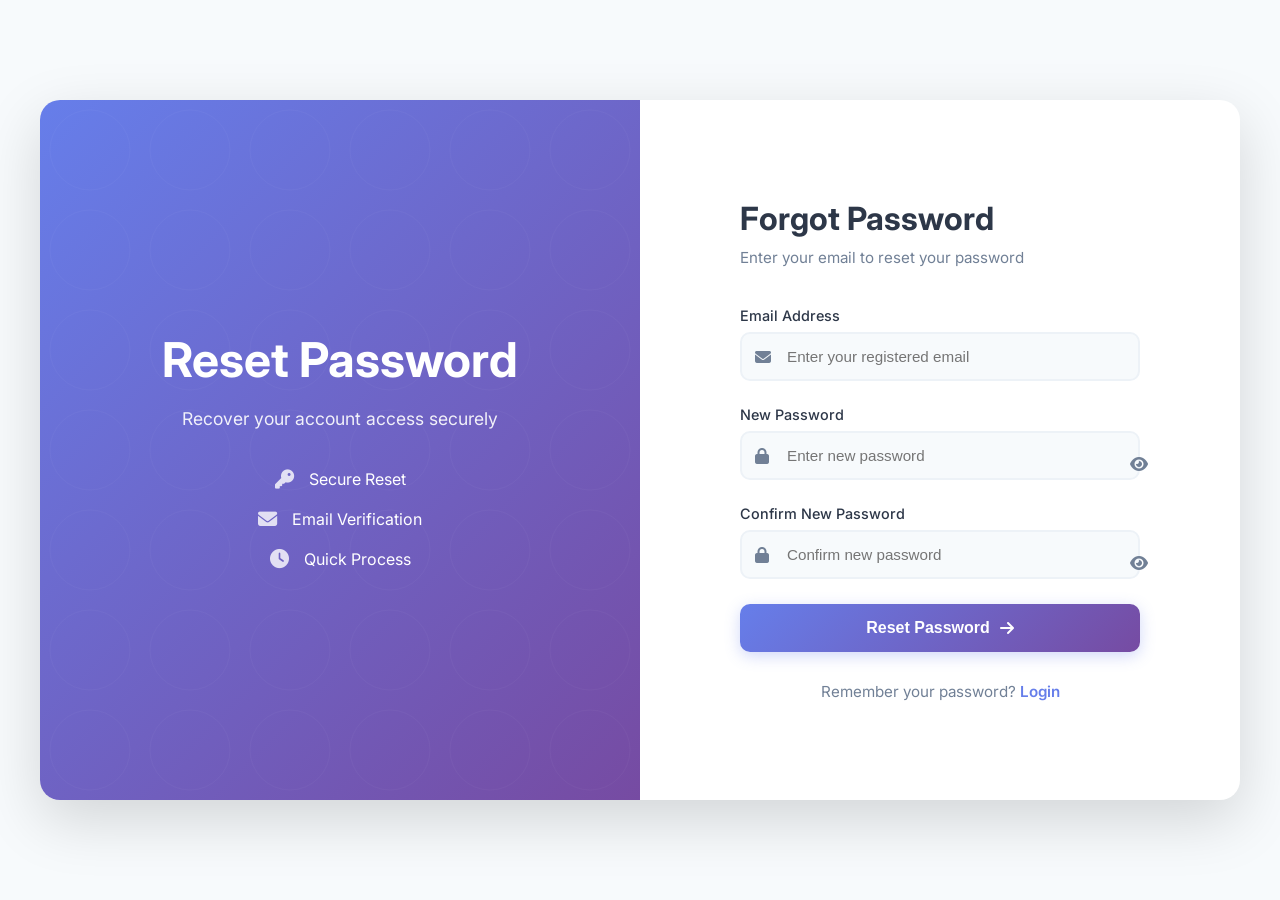
<file: professional-ui/forgot-password.html>
<!DOCTYPE html>
<html lang="en">
<head>
    <meta charset="UTF-8">
    <meta name="viewport" content="width=device-width, initial-scale=1.0">
    <title>Forgot Password - Authentication System</title>
    <link rel="stylesheet" href="styles.css">
    <link href="https://fonts.googleapis.com/css2?family=Inter:wght@300;400;500;600;700&display=swap" rel="stylesheet">
    <link rel="stylesheet" href="https://cdnjs.cloudflare.com/ajax/libs/font-awesome/6.4.0/css/all.min.css">
</head>
<body>
    <div class="container">
        <div class="left-panel">
            <div class="overlay"></div>
            <div class="content">
                <h1>Reset Password</h1>
                <p>Recover your account access securely</p>
                <div class="features">
                    <div class="feature">
                        <i class="fas fa-key"></i>
                        <span>Secure Reset</span>
                    </div>
                    <div class="feature">
                        <i class="fas fa-envelope"></i>
                        <span>Email Verification</span>
                    </div>
                    <div class="feature">
                        <i class="fas fa-clock"></i>
                        <span>Quick Process</span>
                    </div>
                </div>
            </div>
        </div>
        
        <div class="right-panel">
            <div class="form-container">
                <div class="header">
                    <h2>Forgot Password</h2>
                    <p>Enter your email to reset your password</p>
                </div>
                
                <form id="forgotPasswordForm">
                    <div class="form-group">
                        <label for="email">Email Address</label>
                        <div class="input-wrapper">
                            <i class="fas fa-envelope"></i>
                            <input type="email" id="email" placeholder="Enter your registered email" required>
                        </div>
                    </div>
                    
                    <div class="form-group">
                        <label for="newPassword">New Password</label>
                        <div class="input-wrapper">
                            <i class="fas fa-lock"></i>
                            <input type="password" id="newPassword" placeholder="Enter new password" required>
                            <button type="button" class="toggle-password" onclick="togglePassword('newPassword')">
                                <i class="fas fa-eye"></i>
                            </button>
                        </div>
                    </div>
                    
                    <div class="form-group">
                        <label for="confirmPassword">Confirm New Password</label>
                        <div class="input-wrapper">
                            <i class="fas fa-lock"></i>
                            <input type="password" id="confirmPassword" placeholder="Confirm new password" required>
                            <button type="button" class="toggle-password" onclick="togglePassword('confirmPassword')">
                                <i class="fas fa-eye"></i>
                            </button>
                        </div>
                    </div>
                    
                    <button type="submit" class="btn-primary">
                        <span>Reset Password</span>
                        <i class="fas fa-arrow-right"></i>
                    </button>
                    
                    <p class="signup-link">
                        Remember your password? <a href="login.html">Login</a>
                    </p>
                </form>
            </div>
        </div>
    </div>
    
    <script src="script.js"></script>
</body>
</html>
</file>
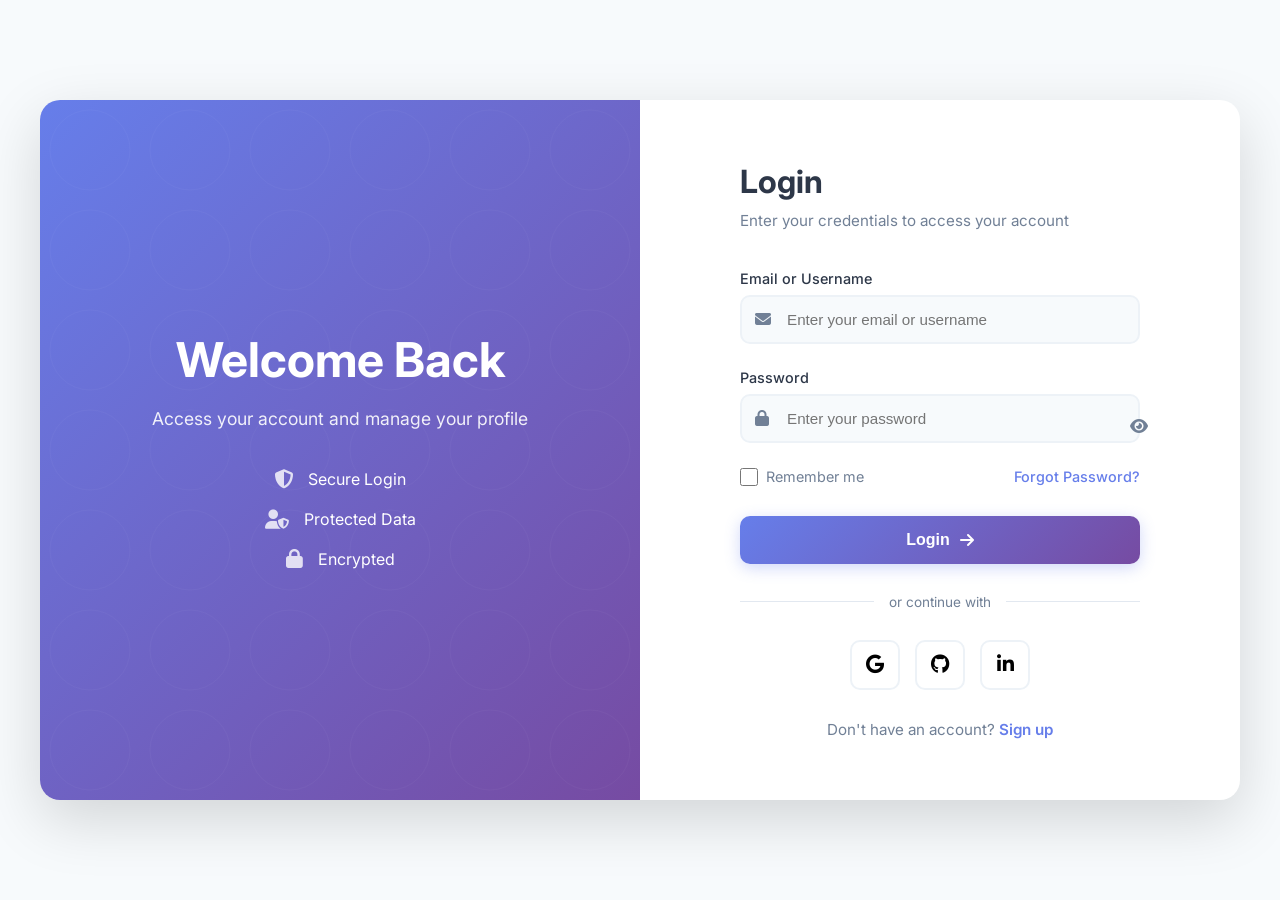
<file: professional-ui/login.html>
<!DOCTYPE html>
<html lang="en">
<head>
    <meta charset="UTF-8">
    <meta name="viewport" content="width=device-width, initial-scale=1.0">
    <title>Login - Authentication System</title>
    <link rel="stylesheet" href="styles.css">
    <link href="https://fonts.googleapis.com/css2?family=Inter:wght@300;400;500;600;700&display=swap" rel="stylesheet">
    <link rel="stylesheet" href="https://cdnjs.cloudflare.com/ajax/libs/font-awesome/6.4.0/css/all.min.css">
</head>
<body>
    <div class="container">
        <div class="left-panel">
            <div class="overlay"></div>
            <div class="content">
                <h1>Welcome Back</h1>
                <p>Access your account and manage your profile</p>
                <div class="features">
                    <div class="feature">
                        <i class="fas fa-shield-alt"></i>
                        <span>Secure Login</span>
                    </div>
                    <div class="feature">
                        <i class="fas fa-user-shield"></i>
                        <span>Protected Data</span>
                    </div>
                    <div class="feature">
                        <i class="fas fa-lock"></i>
                        <span>Encrypted</span>
                    </div>
                </div>
            </div>
        </div>
        
        <div class="right-panel">
            <div class="form-container">
                <div class="header">
                    <h2>Login</h2>
                    <p>Enter your credentials to access your account</p>
                </div>
                
                <form id="loginForm">
                    <div class="form-group">
                        <label for="email">Email or Username</label>
                        <div class="input-wrapper">
                            <i class="fas fa-envelope"></i>
                            <input type="text" id="email" placeholder="Enter your email or username" required>
                        </div>
                    </div>
                    
                    <div class="form-group">
                        <label for="password">Password</label>
                        <div class="input-wrapper">
                            <i class="fas fa-lock"></i>
                            <input type="password" id="password" placeholder="Enter your password" required>
                            <button type="button" class="toggle-password" onclick="togglePassword('password')">
                                <i class="fas fa-eye"></i>
                            </button>
                        </div>
                    </div>
                    
                    <div class="form-options">
                        <label class="remember">
                            <input type="checkbox">
                            <span>Remember me</span>
                        </label>
                        <a href="forgot-password.html" class="forgot-link">Forgot Password?</a>
                    </div>
                    
                    <button type="submit" class="btn-primary">
                        <span>Login</span>
                        <i class="fas fa-arrow-right"></i>
                    </button>
                    
                    <div class="divider">
                        <span>or continue with</span>
                    </div>
                    
                    <div class="social-login">
                        <button type="button" class="social-btn google">
                            <i class="fab fa-google"></i>
                        </button>
                        <button type="button" class="social-btn github">
                            <i class="fab fa-github"></i>
                        </button>
                        <button type="button" class="social-btn linkedin">
                            <i class="fab fa-linkedin-in"></i>
                        </button>
                    </div>
                    
                    <p class="signup-link">
                        Don't have an account? <a href="signup.html">Sign up</a>
                    </p>
                </form>
            </div>
        </div>
    </div>
    
    <script src="script.js"></script>
</body>
</html>
</file>
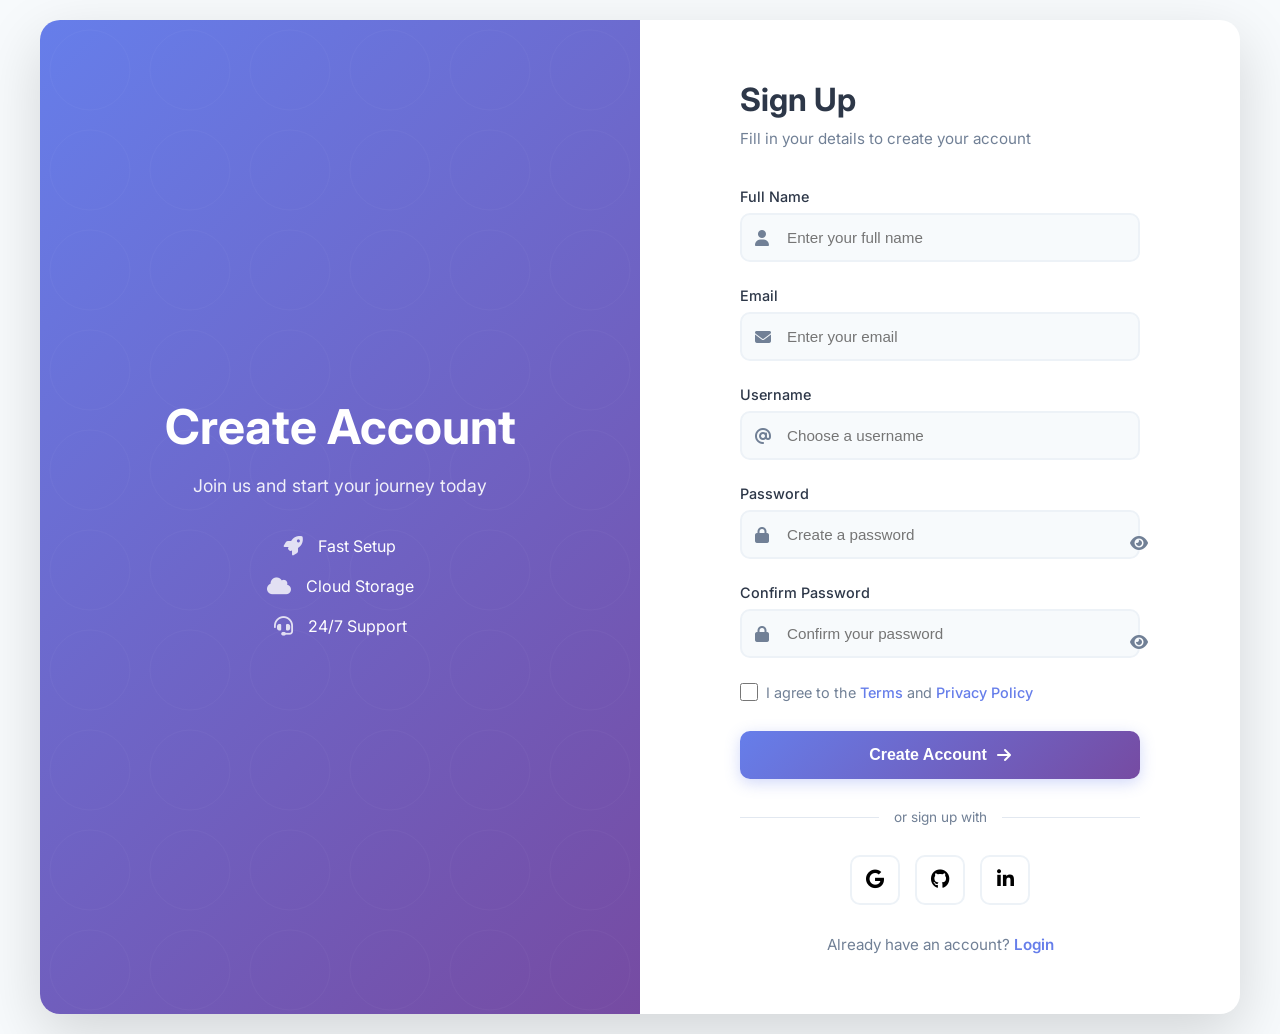
<file: professional-ui/signup.html>
<!DOCTYPE html>
<html lang="en">
<head>
    <meta charset="UTF-8">
    <meta name="viewport" content="width=device-width, initial-scale=1.0">
    <title>Sign Up - Authentication System</title>
    <link rel="stylesheet" href="styles.css">
    <link href="https://fonts.googleapis.com/css2?family=Inter:wght@300;400;500;600;700&display=swap" rel="stylesheet">
    <link rel="stylesheet" href="https://cdnjs.cloudflare.com/ajax/libs/font-awesome/6.4.0/css/all.min.css">
</head>
<body>
    <div class="container">
        <div class="left-panel">
            <div class="overlay"></div>
            <div class="content">
                <h1>Create Account</h1>
                <p>Join us and start your journey today</p>
                <div class="features">
                    <div class="feature">
                        <i class="fas fa-rocket"></i>
                        <span>Fast Setup</span>
                    </div>
                    <div class="feature">
                        <i class="fas fa-cloud"></i>
                        <span>Cloud Storage</span>
                    </div>
                    <div class="feature">
                        <i class="fas fa-headset"></i>
                        <span>24/7 Support</span>
                    </div>
                </div>
            </div>
        </div>
        
        <div class="right-panel">
            <div class="form-container">
                <div class="header">
                    <h2>Sign Up</h2>
                    <p>Fill in your details to create your account</p>
                </div>
                
                <form id="signupForm">
                    <div class="form-group">
                        <label for="fullName">Full Name</label>
                        <div class="input-wrapper">
                            <i class="fas fa-user"></i>
                            <input type="text" id="fullName" placeholder="Enter your full name" required>
                        </div>
                    </div>
                    
                    <div class="form-group">
                        <label for="email">Email</label>
                        <div class="input-wrapper">
                            <i class="fas fa-envelope"></i>
                            <input type="email" id="email" placeholder="Enter your email" required>
                        </div>
                    </div>
                    
                    <div class="form-group">
                        <label for="username">Username</label>
                        <div class="input-wrapper">
                            <i class="fas fa-at"></i>
                            <input type="text" id="username" placeholder="Choose a username" required>
                        </div>
                    </div>
                    
                    <div class="form-group">
                        <label for="password">Password</label>
                        <div class="input-wrapper">
                            <i class="fas fa-lock"></i>
                            <input type="password" id="password" placeholder="Create a password" required>
                            <button type="button" class="toggle-password" onclick="togglePassword('password')">
                                <i class="fas fa-eye"></i>
                            </button>
                        </div>
                    </div>
                    
                    <div class="form-group">
                        <label for="confirmPassword">Confirm Password</label>
                        <div class="input-wrapper">
                            <i class="fas fa-lock"></i>
                            <input type="password" id="confirmPassword" placeholder="Confirm your password" required>
                            <button type="button" class="toggle-password" onclick="togglePassword('confirmPassword')">
                                <i class="fas fa-eye"></i>
                            </button>
                        </div>
                    </div>
                    
                    <div class="form-options">
                        <label class="remember">
                            <input type="checkbox" required>
                            <span>I agree to the <a href="#" class="link">Terms</a> and <a href="#" class="link">Privacy Policy</a></span>
                        </label>
                    </div>
                    
                    <button type="submit" class="btn-primary">
                        <span>Create Account</span>
                        <i class="fas fa-arrow-right"></i>
                    </button>
                    
                    <div class="divider">
                        <span>or sign up with</span>
                    </div>
                    
                    <div class="social-login">
                        <button type="button" class="social-btn google">
                            <i class="fab fa-google"></i>
                        </button>
                        <button type="button" class="social-btn github">
                            <i class="fab fa-github"></i>
                        </button>
                        <button type="button" class="social-btn linkedin">
                            <i class="fab fa-linkedin-in"></i>
                        </button>
                    </div>
                    
                    <p class="signup-link">
                        Already have an account? <a href="login.html">Login</a>
                    </p>
                </form>
            </div>
        </div>
    </div>
    
    <script src="script.js"></script>
</body>
</html>
</file>
<file: professional-ui/styles.css>
* {
    margin: 0;
    padding: 0;
    box-sizing: border-box;
}

:root {
    --primary-color: #667eea;
    --secondary-color: #764ba2;
    --accent-color: #f093fb;
    --text-dark: #2d3748;
    --text-light: #718096;
    --white: #ffffff;
    --gray-100: #f7fafc;
    --gray-200: #edf2f7;
    --gray-300: #e2e8f0;
    --gray-400: #cbd5e0;
    --gray-500: #a0aec0;
    --shadow: 0 10px 40px rgba(0, 0, 0, 0.1);
    --shadow-lg: 0 20px 60px rgba(0, 0, 0, 0.15);
    --gradient: linear-gradient(135deg, #667eea 0%, #764ba2 100%);
    --gradient-hover: linear-gradient(135deg, #764ba2 0%, #667eea 100%);
}

body {
    font-family: 'Inter', -apple-system, BlinkMacSystemFont, 'Segoe UI', Roboto, sans-serif;
    background: var(--gray-100);
    min-height: 100vh;
    display: flex;
    align-items: center;
    justify-content: center;
}

.container {
    display: flex;
    width: 100%;
    max-width: 1200px;
    min-height: 700px;
    background: var(--white);
    border-radius: 20px;
    box-shadow: var(--shadow-lg);
    overflow: hidden;
    margin: 20px;
}

.left-panel {
    flex: 1;
    background: var(--gradient);
    position: relative;
    display: flex;
    align-items: center;
    justify-content: center;
    padding: 60px;
    color: var(--white);
}

.left-panel .overlay {
    position: absolute;
    top: 0;
    left: 0;
    right: 0;
    bottom: 0;
    background: url('data:image/svg+xml,<svg xmlns="http://www.w3.org/2000/svg" viewBox="0 0 100 100"><circle cx="50" cy="50" r="40" fill="none" stroke="rgba(255,255,255,0.1)" stroke-width="1"/></svg>');
    background-size: 100px;
    opacity: 0.3;
}

.left-panel .content {
    position: relative;
    z-index: 1;
    text-align: center;
}

.left-panel h1 {
    font-size: 3rem;
    font-weight: 700;
    margin-bottom: 20px;
    line-height: 1.2;
}

.left-panel p {
    font-size: 1.1rem;
    opacity: 0.9;
    margin-bottom: 40px;
}

.features {
    display: flex;
    flex-direction: column;
    gap: 20px;
    align-items: center;
}

.feature {
    display: flex;
    align-items: center;
    gap: 15px;
    font-size: 1rem;
}

.feature i {
    font-size: 1.2rem;
    opacity: 0.8;
}

.right-panel {
    flex: 1;
    padding: 60px;
    display: flex;
    align-items: center;
    justify-content: center;
}

.form-container {
    width: 100%;
    max-width: 400px;
}

.header {
    margin-bottom: 40px;
}

.header h2 {
    font-size: 2rem;
    font-weight: 700;
    color: var(--text-dark);
    margin-bottom: 10px;
}

.header p {
    color: var(--text-light);
    font-size: 0.95rem;
}

.form-group {
    margin-bottom: 25px;
}

.form-group label {
    display: block;
    margin-bottom: 8px;
    font-weight: 500;
    color: var(--text-dark);
    font-size: 0.9rem;
}

.input-wrapper {
    position: relative;
    display: flex;
    align-items: center;
}

.input-wrapper i {
    position: absolute;
    left: 15px;
    color: var(--text-light);
    font-size: 1rem;
}

.input-wrapper input {
    width: 100%;
    padding: 14px 15px 14px 45px;
    border: 2px solid var(--gray-200);
    border-radius: 10px;
    font-size: 0.95rem;
    transition: all 0.3s ease;
    background: var(--gray-100);
}

.input-wrapper input:focus {
    outline: none;
    border-color: var(--primary-color);
    background: var(--white);
    box-shadow: 0 0 0 3px rgba(102, 126, 234, 0.1);
}

.toggle-password {
    position: absolute;
    right: 15px;
    background: none;
    border: none;
    color: var(--text-light);
    cursor: pointer;
    padding: 5px;
    transition: color 0.3s ease;
}

.toggle-password:hover {
    color: var(--primary-color);
}

.form-options {
    display: flex;
    justify-content: space-between;
    align-items: center;
    margin-bottom: 30px;
}

.remember {
    display: flex;
    align-items: center;
    gap: 8px;
    cursor: pointer;
    font-size: 0.9rem;
    color: var(--text-light);
}

.remember input {
    width: 18px;
    height: 18px;
    cursor: pointer;
    accent-color: var(--primary-color);
}

.forgot-link {
    color: var(--primary-color);
    text-decoration: none;
    font-size: 0.9rem;
    font-weight: 500;
    transition: color 0.3s ease;
}

.forgot-link:hover {
    color: var(--secondary-color);
}

.btn-primary {
    width: 100%;
    padding: 15px;
    background: var(--gradient);
    border: none;
    border-radius: 10px;
    color: var(--white);
    font-size: 1rem;
    font-weight: 600;
    cursor: pointer;
    display: flex;
    align-items: center;
    justify-content: center;
    gap: 10px;
    transition: all 0.3s ease;
    box-shadow: 0 4px 15px rgba(102, 126, 234, 0.3);
}

.btn-primary:hover {
    background: var(--gradient-hover);
    transform: translateY(-2px);
    box-shadow: 0 6px 20px rgba(102, 126, 234, 0.4);
}

.btn-primary:active {
    transform: translateY(0);
}

.divider {
    display: flex;
    align-items: center;
    margin: 30px 0;
    color: var(--text-light);
    font-size: 0.85rem;
}

.divider::before,
.divider::after {
    content: '';
    flex: 1;
    height: 1px;
    background: var(--gray-300);
}

.divider span {
    padding: 0 15px;
}

.social-login {
    display: flex;
    gap: 15px;
    justify-content: center;
}

.social-btn {
    width: 50px;
    height: 50px;
    border: 2px solid var(--gray-200);
    border-radius: 10px;
    background: var(--white);
    cursor: pointer;
    display: flex;
    align-items: center;
    justify-content: center;
    font-size: 1.2rem;
    transition: all 0.3s ease;
}

.social-btn:hover {
    border-color: var(--primary-color);
    transform: translateY(-2px);
    box-shadow: 0 4px 12px rgba(0, 0, 0, 0.1);
}

.social-btn.google:hover {
    color: #ea4335;
    border-color: #ea4335;
}

.social-btn.github:hover {
    color: #333;
    border-color: #333;
}

.social-btn.linkedin:hover {
    color: #0077b5;
    border-color: #0077b5;
}

.signup-link {
    text-align: center;
    margin-top: 30px;
    color: var(--text-light);
    font-size: 0.95rem;
}

.signup-link a {
    color: var(--primary-color);
    text-decoration: none;
    font-weight: 600;
    transition: color 0.3s ease;
}

.signup-link a:hover {
    color: var(--secondary-color);
}

/* Responsive Design */
@media (max-width: 968px) {
    .container {
        flex-direction: column;
        margin: 10px;
    }
    
    .left-panel {
        padding: 40px;
        min-height: 300px;
    }
    
    .left-panel h1 {
        font-size: 2rem;
    }
    
    .right-panel {
        padding: 40px;
    }
}

@media (max-width: 480px) {
    .left-panel {
        display: none;
    }
    
    .right-panel {
        padding: 30px 20px;
    }
    
    .form-container {
        max-width: 100%;
    }
}

/* Animations */
@keyframes fadeIn {
    from {
        opacity: 0;
        transform: translateY(20px);
    }
    to {
        opacity: 1;
        transform: translateY(0);
    }
}

.form-container {
    animation: fadeIn 0.6s ease-out;
}

/* Success/Error States */
.input-wrapper input.error {
    border-color: #e53e3e;
    background: #fff5f5;
}

.input-wrapper input.success {
    border-color: #38a169;
    background: #f0fff4;
}

/* Loading State */
.btn-primary.loading {
    opacity: 0.7;
    cursor: not-allowed;
}

.btn-primary.loading i {
    animation: spin 1s linear infinite;
}

@keyframes spin {
    from {
        transform: rotate(0deg);
    }
    to {
        transform: rotate(360deg);
    }
}
</file>
